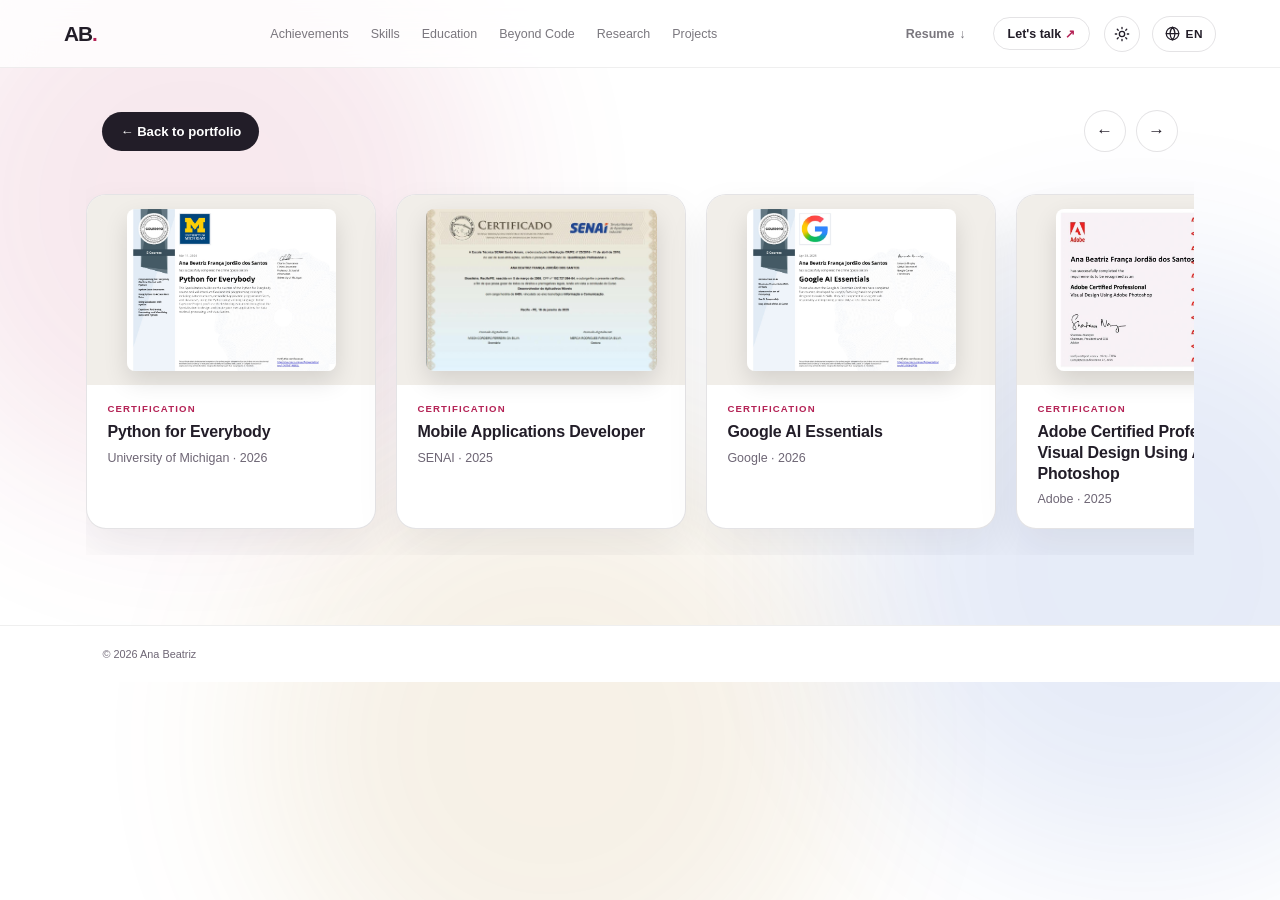
<file: courses.html>
<!DOCTYPE html>
<html lang="en">
<head>
<meta charset="UTF-8">
<meta name="viewport" content="width=device-width, initial-scale=1.0">
<meta name="description" content="Courses and certifications — Ana Beatriz.">
<title data-pt="Certificados — Ana Beatriz" data-es="Certificados — Ana Beatriz">Certificates — Ana Beatriz</title>
<link rel="stylesheet" href="style.css">
<script>
(function () {
    try {
        if (localStorage.getItem('ab-portfolio-theme') === 'dark') {
            document.documentElement.setAttribute('data-theme', 'dark');
        }
    } catch (e) {}
})();
</script>
<style>
.cert-top{position:relative;z-index:1;display:flex;align-items:center;justify-content:space-between;gap:16px;padding:110px 8vw 10px}
.back-home{display:inline-flex;align-items:center;gap:8px;padding:12px 18px;border-radius:999px;color:var(--bg);background:var(--text);font-size:.82rem;font-weight:600;transition:background .25s,transform .25s var(--ease)}
.back-home:hover{background:var(--pink);color:#fff;transform:translateY(-3px)}
.certificates-section{padding-top:20px;padding-bottom:70px}
.cert-track{display:flex;gap:20px;overflow-x:auto;scroll-snap-type:x mandatory;padding:12px 16px 26px;margin:0 -16px;scrollbar-width:none;-webkit-overflow-scrolling:touch}
.cert-track::-webkit-scrollbar{display:none}
.certificate-card{flex:0 0 min(290px,78vw);scroll-snap-align:start;border-radius:20px;overflow:hidden;background:var(--bg-elevated);border:1px solid var(--border);box-shadow:var(--card-shadow);transition:transform .35s var(--ease),border-color .35s}
.certificate-card:hover{transform:scale(1.03);border-color:var(--pink)}
.certificate-image{display:flex;align-items:center;justify-content:center;height:190px;padding:14px;background:var(--bg-elevated-2)}
.certificate-image img{max-width:100%;max-height:100%;width:auto;border-radius:8px;box-shadow:0 10px 25px rgba(0,0,0,.12)}
.certificate-info{padding:18px 20px 22px}
.certificate-kicker{color:var(--pink);font-size:.6rem;font-weight:700;letter-spacing:.12em}
.certificate-info h3{margin-top:8px;font-size:1rem;font-weight:800;letter-spacing:-.01em;line-height:1.3}
.certificate-meta{margin-top:8px;color:var(--muted);font-size:.78rem}
@media (max-width:600px){.cert-top{padding:92px 6vw 6px}}
</style>
</head>
<body>

<div class="ambient" aria-hidden="true">
    <div class="ambient-glow glow-1"></div>
    <div class="ambient-glow glow-2"></div>
    <div class="ambient-glow glow-3"></div>
</div>

<!-- ================= NAVIGATION ================= -->
<header class="navbar">
    <a href="index.html#home" class="logo">AB<span>.</span></a>

    <nav class="nav-links">
        <a href="index.html#achievements">Achievements</a>
        <a href="index.html#skills">Skills</a>
        <a href="index.html#education">Education</a>
        <a href="index.html#beyond">Beyond Code</a>
        <a href="index.html#research">Research</a>
        <a href="index.html#projects">Projects</a>
    </nav>

    <div class="nav-actions">
        <a href="assets/Ana-Beatriz-CV.pdf" class="nav-resume" download>Resume <span>↓</span></a>
        <button class="nav-cta" id="openTalk" type="button">Let's talk <span>↗</span></button>
        <button class="theme-toggle" id="themeToggle" type="button" aria-label="Switch to dark mode">
            <svg class="icon-sun" viewBox="0 0 24 24" fill="none" stroke="currentColor" stroke-width="2" stroke-linecap="round" stroke-linejoin="round"><circle cx="12" cy="12" r="4"></circle><path d="M12 2v2M12 20v2M4.93 4.93l1.41 1.41M17.66 17.66l1.41 1.41M2 12h2M20 12h2M6.34 17.66l-1.41 1.41M19.07 4.93l-1.41 1.41"></path></svg>
            <svg class="icon-moon" viewBox="0 0 24 24" fill="none" stroke="currentColor" stroke-width="2" stroke-linecap="round" stroke-linejoin="round"><path d="M21 12.79A9 9 0 1 1 11.21 3 7 7 0 0 0 21 12.79z"></path></svg>
        </button>

        <div class="lang-switch" id="langSwitch">
            <button class="lang-btn" id="langBtn" type="button" aria-haspopup="true" aria-expanded="false" aria-label="Language">
                <svg viewBox="0 0 24 24" fill="none" stroke="currentColor" stroke-width="2" stroke-linecap="round" stroke-linejoin="round" aria-hidden="true"><circle cx="12" cy="12" r="10"></circle><path d="M2 12h20M12 2a15.3 15.3 0 0 1 4 10 15.3 15.3 0 0 1-4 10 15.3 15.3 0 0 1-4-10 15.3 15.3 0 0 1 4-10z"></path></svg><span id="langCurrent">EN</span>
            </button>
            <ul class="lang-menu" id="langMenu">
                <li><button type="button" data-lang="pt">Português</button></li>
                <li><button type="button" data-lang="en">English</button></li>
                <li><button type="button" data-lang="es">Español</button></li>
            </ul>
        </div>
    </div>

    <button class="menu-button" id="menuButton" aria-label="Open menu" aria-expanded="false">☰</button>
</header>

<!-- ================= MOBILE MENU ================= -->
<nav class="mobile-menu" id="mobileMenu">
    <a href="index.html#achievements">Achievements</a>
    <a href="index.html#skills">Skills</a>
    <a href="index.html#education">Education</a>
    <a href="index.html#beyond">Beyond Code</a>
    <a href="index.html#research">Research</a>
    <a href="index.html#projects">Projects</a>
    <a href="index.html#contact">Contact</a>
    <a href="assets/Ana-Beatriz-CV.pdf" download>Resume ↓</a>

    <button class="mobile-theme-toggle" id="mobileThemeToggle" type="button">
        <svg class="icon-sun" viewBox="0 0 24 24" fill="none" stroke="currentColor" stroke-width="2" stroke-linecap="round" stroke-linejoin="round"><circle cx="12" cy="12" r="4"></circle><path d="M12 2v2M12 20v2M4.93 4.93l1.41 1.41M17.66 17.66l1.41 1.41M2 12h2M20 12h2M6.34 17.66l-1.41 1.41M19.07 4.93l-1.41 1.41"></path></svg>
        <svg class="icon-moon" viewBox="0 0 24 24" fill="none" stroke="currentColor" stroke-width="2" stroke-linecap="round" stroke-linejoin="round"><path d="M21 12.79A9 9 0 1 1 11.21 3 7 7 0 0 0 21 12.79z"></path></svg>
        <span class="toggle-label">Switch to dark mode</span>
    </button>

    <div class="mobile-lang">
        <button type="button" data-lang="pt">PT</button>
        <button type="button" data-lang="en">EN</button>
        <button type="button" data-lang="es">ES</button>
    </div>
</nav>

<main>

<div class="cert-top">
    <a href="index.html#education" class="back-home">← Back to portfolio</a>

    <div class="timeline-nav">
        <button type="button" class="timeline-arrow" id="certPrev" aria-label="Previous certificate">←</button>
        <button type="button" class="timeline-arrow" id="certNext" aria-label="Next certificate">→</button>
    </div>
</div>

<section class="section certificates-section">
    <div class="cert-track stagger">

        <article class="certificate-card">
            <div class="certificate-image"><img src="assets/certificatepy.png" alt="Python certificate" loading="lazy"></div>
            <div class="certificate-info">
                <p class="certificate-kicker">CERTIFICATION</p>
                <h3>Python for Everybody</h3>
                <p class="certificate-meta">University of Michigan · 2026</p>
            </div>
        </article>

        <article class="certificate-card">
            <div class="certificate-image"><img src="assets/certificateapps.png" alt="App development certificate" loading="lazy"></div>
            <div class="certificate-info">
                <p class="certificate-kicker">CERTIFICATION</p>
                <h3>Mobile Applications Developer</h3>
                <p class="certificate-meta">SENAI · 2025</p>
            </div>
        </article>

        <article class="certificate-card">
            <div class="certificate-image"><img src="assets/certificategoogle.png" alt="Google certificate" loading="lazy"></div>
            <div class="certificate-info">
                <p class="certificate-kicker">CERTIFICATION</p>
                <h3>Google AI Essentials</h3>
                <p class="certificate-meta">Google · 2026</p>
            </div>
        </article>

        <article class="certificate-card">
            <div class="certificate-image"><img src="assets/certificateadobe.png" alt="Adobe certificate" loading="lazy"></div>
            <div class="certificate-info">
                <p class="certificate-kicker">CERTIFICATION</p>
                <h3>Adobe Certified Professional: Visual Design Using Adobe Photoshop</h3>
                <p class="certificate-meta">Adobe · 2025</p>
            </div>
        </article>

    </div>
</section>

</main>

<!-- ================= FOOTER ================= -->
<footer>
    <p>© 2026 Ana Beatriz</p>
</footer>

<!-- ================= LET'S TALK MODAL ================= -->
<div class="talk-modal" id="talkModal" aria-hidden="true">
    <div class="talk-modal-content">
        <button class="close-talk" id="closeTalk" aria-label="Close">×</button>

        <p class="eyebrow" data-i18n-html="touch">GET IN TOUCH</p>

        <h2 data-i18n-html="build">Let's build<br>something <span class="accent">great.</span></h2>

        <a href="mailto:anafrajor@gmail.com" class="email-link">anafrajor@gmail.com ↗</a>

        <div class="social-links">
            <a href="https://github.com/anabeatrizfranca" target="_blank" rel="noopener noreferrer">GitHub ↗</a>
            <a href="https://www.linkedin.com/in/ana-beatriz-franca" target="_blank" rel="noopener noreferrer">LinkedIn ↗</a>
            <a href="https://scholar.google.com/citations?pli=1&authuser=1&user=o1WYJUQAAAAJ" target="_blank" rel="noopener noreferrer">Google Scholar ↗</a>
            <a href="https://www.instagram.com/anabeatrizfrajor/" target="_blank" rel="noopener noreferrer">Instagram ↗</a>
        </div>
    </div>
</div>

<script>
(function () {
    var tr = document.querySelector('.cert-track');
    var prev = document.getElementById('certPrev');
    var next = document.getElementById('certNext');
    if (!tr || !prev || !next) return;
    function step() {
        var c = tr.querySelector('.certificate-card');
        return c ? c.offsetWidth + 20 : 300;
    }
    function update() {
        prev.disabled = tr.scrollLeft <= 4;
        next.disabled = tr.scrollLeft + tr.clientWidth >= tr.scrollWidth - 4;
    }
    prev.addEventListener('click', function () { tr.scrollBy({ left: -step(), behavior: 'smooth' }); });
    next.addEventListener('click', function () { tr.scrollBy({ left: step(), behavior: 'smooth' }); });
    tr.addEventListener('scroll', update, { passive: true });
    window.addEventListener('resize', update);
    window.addEventListener('load', update);
    update();
})();
</script>

<script src="i18n.js"></script>
<script src="script.js"></script>
</body>
</html>
</file>
<file: style.css>
/* ========== VARIABLES ========== */
:root{
--pink:#B42255;--blue:#033CB7;--yellow:#A9720F;--green:#045A3E;
--bg:#FFFFFF;--bg-alt:#F7F5F2;--bg-elevated:#FFFFFF;--bg-elevated-2:#F1EEE9;
--text:#221D28;--muted:#6E6675;--muted-soft:rgba(34,29,40,.6);
--border:rgba(34,29,40,.12);--border-soft:rgba(34,29,40,.07);
--card-shadow:0 20px 45px rgba(34,29,40,.07);--glow-opacity:.10;
--navbar-bg:rgba(255,255,255,.78);
--font-body:-apple-system,BlinkMacSystemFont,"SF Pro Display","SF Pro Text","Segoe UI",Roboto,sans-serif;
--font-display:var(--font-body);--ease:cubic-bezier(.16,1,.3,1);color-scheme:light}
:root[data-theme="dark"]{
--pink:#F0578C;--blue:#6C8CFF;--yellow:#EFB44E;--green:#4FBE8D;
--bg:#080B14;--bg-alt:#0D111E;--bg-elevated:#121729;--bg-elevated-2:#161C31;
--text:#F4F2ED;--muted:#8D93A8;--muted-soft:rgba(244,242,237,.55);
--border:rgba(244,242,237,.1);--border-soft:rgba(244,242,237,.06);
--card-shadow:none;--glow-opacity:.16;--navbar-bg:rgba(8,11,20,.78);color-scheme:dark}

/* ========== RESET ========== */
*{margin:0;padding:0;box-sizing:border-box}
html{scroll-behavior:smooth}
body{min-width:320px;overflow-x:hidden;background:var(--bg);color:var(--text);font-family:var(--font-body);-webkit-font-smoothing:antialiased;transition:background .4s ease,color .4s ease}
a{color:inherit;text-decoration:none}
img{display:block;max-width:100%}
button{font:inherit}
::selection{background:var(--pink);color:var(--bg)}
a:focus-visible,button:focus-visible{outline:2px solid var(--pink);outline-offset:4px;border-radius:4px}

/* ========== AMBIENT ========== */
.ambient{position:fixed;inset:0;z-index:0;pointer-events:none;overflow:hidden}
.ambient-glow{position:absolute;width:46vw;height:46vw;border-radius:50%;filter:blur(90px);opacity:var(--glow-opacity);will-change:transform;transition:opacity .4s ease}
.glow-1{top:-10%;left:-8%;background:var(--pink);animation:drift-1 26s ease-in-out infinite}
.glow-2{top:30%;right:-12%;background:var(--blue);animation:drift-2 32s ease-in-out infinite}
.glow-3{bottom:-15%;left:20%;background:var(--yellow);animation:drift-3 22s ease-in-out infinite}
@keyframes drift-1{0%,100%{transform:translate(0,0) scale(1)}50%{transform:translate(4vw,6vh) scale(1.08)}}
@keyframes drift-2{0%,100%{transform:translate(0,0) scale(1)}50%{transform:translate(-5vw,4vh) scale(1.1)}}
@keyframes drift-3{0%,100%{transform:translate(0,0) scale(1)}50%{transform:translate(3vw,-5vh) scale(1.05)}}

/* ========== REVEAL ========== */
.reveal-chars .chars{display:inline-block}
.reveal-chars .char{display:inline-block;opacity:0;transform:translateY(.6em) rotate(4deg);transition:opacity .6s var(--ease),transform .6s var(--ease);transition-delay:calc(var(--i,0)*18ms)}
.reveal-chars.in-view .char{opacity:1;transform:none}
.fade-up{opacity:0;transform:translateY(28px);transition:opacity .8s var(--ease),transform .8s var(--ease)}
.fade-up.in-view{opacity:1;transform:none}
.stagger>*{opacity:0;transform:translateY(24px);transition:opacity .7s var(--ease),transform .7s var(--ease);transition-delay:calc(var(--i,0)*90ms)}
.stagger.in-view>*{opacity:1;transform:none}
.float{animation:float 6s ease-in-out infinite}
.float-delay{animation-delay:1.4s}
@keyframes float{0%,100%{transform:translateY(0)}50%{transform:translateY(-10px)}}
@media (prefers-reduced-motion:reduce){
html{scroll-behavior:auto}
.reveal-chars .char,.fade-up,.stagger>*{opacity:1;transform:none;transition:none!important}
.ambient-glow,.float{animation:none!important}}

/* ========== NAV ========== */
.navbar{position:fixed;top:0;left:0;right:0;z-index:1000;height:68px;padding:0 5vw;display:flex;align-items:center;justify-content:space-between;background:var(--navbar-bg);backdrop-filter:blur(18px);-webkit-backdrop-filter:blur(18px);border-bottom:1px solid var(--border-soft);transition:background .4s ease}
.logo{font-size:1.3rem;font-weight:800;letter-spacing:-.05em}
.logo span{color:var(--pink)}
.nav-links{display:flex;gap:22px}
.nav-links a{position:relative;font-size:.78rem;font-weight:500;color:var(--muted-soft);transition:color .2s}
.nav-links a::after{content:'';position:absolute;left:0;right:100%;bottom:-4px;height:1px;background:var(--pink);transition:right .3s var(--ease)}
.nav-links a:hover,.nav-links a.active{color:var(--text)}
.nav-links a:hover::after,.nav-links a.active::after{right:0}
.nav-actions{display:flex;align-items:center}
.nav-resume{display:inline-flex;align-items:center;gap:5px;margin-right:12px;padding:8px 14px;border-radius:999px;border:1px solid transparent;color:var(--muted-soft);font-size:.78rem;font-weight:600;transition:border-color .2s,color .2s,transform .2s}
.nav-resume:hover{border-color:var(--border);color:var(--text);transform:translateY(-2px)}
.nav-cta{border:1px solid var(--border);padding:8px 14px;border-radius:999px;color:var(--text);background:none;font-size:.78rem;font-weight:600;cursor:pointer;transition:border-color .2s,transform .2s}
.nav-cta span{color:var(--pink)}
.nav-cta:hover{border-color:var(--pink);transform:translateY(-2px)}
.menu-button{display:none;border:none;color:var(--text);background:none;font-size:1.4rem;cursor:pointer}
.theme-toggle{display:flex;align-items:center;justify-content:center;width:36px;height:36px;margin-left:14px;border:1px solid var(--border);border-radius:50%;color:var(--text);background:none;cursor:pointer;transition:border-color .2s,transform .4s var(--ease)}
.theme-toggle:hover{border-color:var(--pink);transform:rotate(20deg)}
.theme-toggle svg{width:16px;height:16px}
.theme-toggle .icon-moon,.mobile-theme-toggle .icon-moon{display:none}
:root[data-theme="dark"] .icon-sun{display:none}
:root[data-theme="dark"] .icon-moon{display:block}
.mobile-theme-toggle{display:flex;align-items:center;gap:10px;margin-top:10px;padding:15px 0;border:none;background:none;color:var(--text);font-size:1rem;font-weight:600;cursor:pointer}
.mobile-theme-toggle svg{width:18px;height:18px;flex-shrink:0}
.mobile-menu{position:fixed;top:68px;left:0;right:0;z-index:999;display:none;flex-direction:column;padding:20px 6vw;background:var(--bg-alt);border-bottom:1px solid var(--border-soft)}
.mobile-menu.active{display:flex}
.mobile-menu a{padding:13px 0;border-bottom:1px solid var(--border-soft);font-size:1rem;font-weight:600}

/* ========== SECTIONS ========== */
.section{position:relative;z-index:1;padding:80px 8vw;scroll-margin-top:60px}
.section.alt{background:var(--bg-alt);border-top:1px solid var(--border-soft)}
.section-label{display:flex;align-items:center;gap:15px;margin-bottom:36px;color:var(--muted);font-size:.7rem;font-weight:700;letter-spacing:.12em}
.section-label span{color:var(--pink)}
.sub-heading{display:flex;align-items:baseline;gap:14px;margin-bottom:24px}
.sub-heading span{color:var(--pink);font-size:.7rem;font-weight:700}
.sub-heading h3{font-size:1.3rem;font-weight:600}
.card-link{display:inline-block;margin-top:18px;color:var(--pink);font-size:.75rem;font-weight:700}
.card-link:hover{text-decoration:underline}

/* ========== HERO ========== */
.hero{position:relative;z-index:1;min-height:auto;padding:110px 8vw 60px;display:grid;grid-template-columns:300px 1fr;gap:5vw;align-items:center}
.hero-visual{position:relative;width:300px}
.profile-image{position:relative;z-index:2;width:100%;aspect-ratio:1;overflow:hidden;border-radius:50%;background:var(--bg-elevated);border:1px solid var(--border);box-shadow:0 20px 50px rgba(0,0,0,.25)}
.profile-image img{width:100%;height:100%;object-fit:cover}
.decorative-ring{position:absolute;border-radius:50%;border:1.5px solid currentColor}
.ring-yellow{width:76px;height:76px;top:-16px;right:-16px;color:var(--yellow)}
.ring-blue{width:58px;height:58px;bottom:-14px;left:-16px;color:var(--blue)}
.dot{position:absolute;width:8px;height:8px;border-radius:50%}
.dot-pink{top:18%;right:-6%;background:var(--pink)}
.hero-content{max-width:760px}
.eyebrow{display:block;margin-bottom:12px;font-size:.7rem;font-weight:700;letter-spacing:.15em;color:var(--pink)}
.hero h1{font-size:clamp(2.4rem,5vw,4.2rem);line-height:.95;letter-spacing:-.05em;font-weight:800}
.hero h1 .accent{color:var(--pink)}
.hero-about{margin-top:22px;max-width:620px}
.hero-about p{color:var(--muted);font-size:.95rem;line-height:1.65}
.hero-about .lead{color:var(--text);font-size:1.05rem;margin-bottom:8px}
.hero-buttons{display:flex;flex-wrap:wrap;gap:12px;margin-top:24px}
.button{padding:12px 18px;border-radius:999px;font-size:.8rem;font-weight:600;transition:transform .25s var(--ease),background .25s,border-color .25s,color .25s}
.button:hover{transform:translateY(-3px)}
.button-primary{color:var(--bg);background:var(--text)}
.button-primary:hover{background:var(--pink);color:#fff}
.button-secondary{color:var(--text);border:1px solid var(--border)}
.button-secondary:hover{border-color:var(--pink);color:var(--pink)}
.currently{display:flex;align-items:center;gap:12px;margin-top:26px}
.status-dot{width:9px;height:9px;flex-shrink:0;border-radius:50%;background:var(--green);box-shadow:0 0 0 5px rgba(79,190,141,.15);animation:pulse 2.4s ease-in-out infinite}
@keyframes pulse{0%,100%{box-shadow:0 0 0 5px rgba(79,190,141,.15)}50%{box-shadow:0 0 0 8px rgba(79,190,141,.08)}}
.currently small{display:block;margin-bottom:2px;color:var(--muted);font-size:.62rem;text-transform:uppercase;letter-spacing:.1em}
.currently p{font-size:.8rem;font-weight:600}

/* ========== ACHIEVEMENTS TIMELINE (horizontal) ========== */
.section-head{display:flex;align-items:flex-start;justify-content:space-between;gap:16px;margin-bottom:10px}
.section-head .section-label{margin-bottom:0}
.timeline-nav{display:flex;gap:10px}
.timeline-arrow{width:42px;height:42px;border-radius:50%;border:1px solid var(--border);background:var(--bg-elevated);color:var(--text);font-size:1.05rem;cursor:pointer;transition:border-color .2s,color .2s,transform .2s,opacity .2s}
.timeline-arrow:hover:not(:disabled){border-color:var(--pink);color:var(--pink);transform:scale(1.08)}
.timeline-arrow:disabled{opacity:.35;cursor:default}
.timeline{display:flex;gap:24px;overflow-x:auto;scroll-snap-type:x mandatory;padding:44px 16px 26px;margin:0 -16px;scrollbar-width:none;-webkit-overflow-scrolling:touch}
.timeline::-webkit-scrollbar{display:none}
.timeline-item{position:relative;flex:0 0 min(440px,86vw);scroll-snap-align:start}
.timeline-card{height:100%;padding:26px;border:1px solid var(--border);border-radius:22px;background:var(--bg-elevated);box-shadow:var(--card-shadow);transition:transform .35s var(--ease),border-color .35s,box-shadow .35s}
.timeline-item:hover .timeline-card{transform:scale(1.03);border-color:var(--pink)}
.timeline-item::before{content:'';position:absolute;top:-23px;left:0;right:-24px;height:1px;background:var(--border)}
.timeline-item:last-child::before{right:0}
.timeline-item::after{content:'';position:absolute;top:-28px;left:26px;width:11px;height:11px;border-radius:50%;background:var(--pink);box-shadow:0 0 0 4px var(--bg)}
.timeline-head{display:flex;align-items:center;gap:12px;margin-bottom:12px}
.timeline-logo{display:flex;align-items:center;justify-content:center;width:40px;height:40px;flex-shrink:0;border-radius:50%;background:var(--bg-elevated-2);border:1px solid var(--border);overflow:hidden}
.timeline-logo img{width:65%;height:65%;object-fit:contain}
.timeline-item small{display:block;color:var(--pink);font-size:.64rem;font-weight:700;letter-spacing:.1em;text-transform:uppercase}
.timeline-item h3{font-size:1.2rem;font-weight:800;letter-spacing:-.02em;line-height:1.2}
.timeline-item p{color:var(--muted);font-size:.86rem;line-height:1.6}
.photo-carousel{position:relative;margin-top:18px;border-radius:16px;overflow:hidden;border:1px solid var(--border);background:var(--bg-elevated-2)}
.carousel-track{display:flex;transition:transform .5s var(--ease)}
.carousel-slide{flex:0 0 100%}
.carousel-slide img{width:100%;height:220px;object-fit:cover}
.carousel-btn{position:absolute;top:50%;transform:translateY(-50%);width:32px;height:32px;border-radius:50%;border:none;display:flex;align-items:center;justify-content:center;color:#fff;background:rgba(20,16,24,.5);font-size:.9rem;cursor:pointer;backdrop-filter:blur(4px);transition:background .2s,transform .2s}
.carousel-btn:hover{background:var(--pink);transform:translateY(-50%) scale(1.08)}
.carousel-btn.prev{left:10px}.carousel-btn.next{right:10px}
.carousel-dots{position:absolute;bottom:12px;left:50%;transform:translateX(-50%);display:flex;gap:7px}
.carousel-dots button{width:7px;height:7px;border-radius:50%;border:none;padding:0;background:rgba(255,255,255,.55);cursor:pointer;transition:width .3s,background .3s}
.carousel-dots button.active{width:18px;border-radius:999px;background:#fff}

/* ========== SKILLS ========== */
.skills-row{display:flex;flex-wrap:wrap;align-items:flex-start;gap:28px 48px}
.skill-category{padding-top:14px;border-top:2px solid var(--border);min-width:160px}
.skill-category h3{margin-bottom:14px;font-size:.95rem;font-weight:600}
.skill-list{display:flex;flex-wrap:wrap;gap:8px}
.skill-list span{display:inline-flex;align-items:center;gap:8px;padding:8px 14px 8px 10px;border-radius:999px;background:var(--bg-elevated);border:1px solid var(--border);font-size:.75rem;color:var(--muted-soft);transition:border-color .2s,color .2s}
.skill-list img{width:18px;height:18px;object-fit:contain;flex-shrink:0}
.skill-list span:hover{border-color:var(--pink);color:var(--text)}
.github-link{align-self:center;margin-left:auto;display:inline-flex;align-items:center;gap:8px;padding:12px 18px;border-radius:999px;border:1px solid var(--border);font-size:.8rem;font-weight:700;transition:border-color .2s,color .2s,transform .2s}
.github-link:hover{border-color:var(--pink);color:var(--pink);transform:translateY(-2px)}
.github-link svg{width:18px;height:18px}

/* ========== EDUCATION ========== */
.education-grid{display:grid;grid-template-columns:repeat(2,1fr);gap:20px}
.education-card{padding:28px;border:1px solid var(--border);border-radius:22px;background:var(--bg-elevated);box-shadow:var(--card-shadow);transition:transform .35s var(--ease),border-color .35s}
.education-card:hover{transform:translateY(-4px);border-color:var(--pink)}
.education-card>span{color:var(--pink);font-size:.62rem;font-weight:700;letter-spacing:.1em}
.education-card h3{margin-top:12px;font-size:1.4rem;letter-spacing:-.02em;font-weight:800}
.education-card p{margin-top:8px;font-weight:600}
.education-card small{display:block;margin-top:6px;color:var(--muted)}
.education-card .education-description{color:var(--muted);font-weight:400;line-height:1.6}
.courses-button{display:inline-block;margin-top:18px;padding:9px 15px;border:1px solid var(--border);border-radius:999px;font-size:.75rem;font-weight:700;transition:transform .2s,border-color .2s}
.courses-button:hover{transform:translateY(-2px);border-color:var(--pink)}

/* ========== VOLUNTEERING + LANGUAGES (side by side) ========== */
.duo{display:grid;grid-template-columns:1.1fr 1fr;gap:40px;align-items:start}
.beyond-cards{display:grid;gap:16px}
.beyond-card{padding:24px;border-radius:20px;background:var(--bg-elevated);border:1px solid var(--border);box-shadow:var(--card-shadow);transition:transform .35s var(--ease),border-color .35s}
.beyond-card:hover{transform:translateY(-4px);border-color:var(--pink)}
.beyond-card-head{display:flex;align-items:center;gap:14px}
.beyond-card-logo{display:flex;align-items:center;justify-content:center;width:44px;height:44px;flex-shrink:0;border-radius:50%;background:var(--bg-elevated-2);border:1px solid var(--border);overflow:hidden}
.beyond-card-logo img{width:65%;height:65%;object-fit:contain}
.beyond-card-head span{display:block;color:var(--pink);font-size:.62rem;font-weight:700;letter-spacing:.1em}
.beyond-card h3{font-size:1.4rem;font-weight:800;letter-spacing:-.03em;line-height:1.1}
.beyond-card p{margin-top:12px;color:var(--muted);font-size:.88rem;line-height:1.6}
.language-content h4{margin-bottom:12px;font-size:1.5rem;letter-spacing:-.03em;font-weight:800}
.language-content p{margin-bottom:12px;color:var(--muted);font-size:.9rem;line-height:1.7}
.badge-inline{display:inline-flex;align-items:center;gap:6px;margin:2px;padding:3px 10px 3px 4px;border-radius:999px;background:var(--bg-elevated);border:1px solid var(--border);font-weight:600;color:var(--text);vertical-align:middle}
.badge-inline img{width:20px;height:20px;border-radius:50%;object-fit:contain;background:#fff}
.language-progress-block{margin-top:22px;padding-top:20px;border-top:1px solid var(--border-soft)}
.language-progress-title{margin-bottom:16px!important;color:var(--muted-soft)!important;font-size:.7rem!important;font-weight:700;text-transform:uppercase;letter-spacing:.12em}
.language-item{display:flex;align-items:center;gap:14px;margin-bottom:14px}
.language-item:last-child{margin-bottom:0}
.flag{width:32px;height:32px;flex-shrink:0;border-radius:50%;object-fit:cover;border:1px solid var(--border)}
.language-bar-wrap{flex:1}
.language-bar-label{display:flex;justify-content:space-between;margin-bottom:6px;font-size:.78rem;font-weight:600}
.language-bar-label span:last-child{color:var(--muted);font-weight:500}
.language-bar{width:100%;height:6px;border-radius:999px;background:var(--bg-elevated-2);overflow:hidden}
.language-bar-fill{height:100%;border-radius:999px;background:var(--pink);transform:scaleX(0);transform-origin:left;transition:transform 1.1s var(--ease)}
.language-item.in-view .language-bar-fill{transform:scaleX(1)}

/* ========== RESEARCH ========== */
.research-top{display:flex;flex-wrap:wrap;align-items:flex-end;justify-content:space-between;gap:24px;margin-bottom:26px}
.research-top h2{font-size:clamp(2.4rem,5vw,4rem);line-height:.95;letter-spacing:-.05em;font-weight:800}
.research-tagline{margin-top:10px;color:var(--pink);font-weight:600}
.research-meta{display:flex;flex-wrap:wrap;gap:30px}
.research-meta-item{display:flex;align-items:center;gap:12px}
a.research-meta-item{transition:opacity .2s}
a.research-meta-item:hover{opacity:.7}
.meta-icon{display:flex;align-items:center;justify-content:center;width:40px;height:40px;flex-shrink:0;border-radius:50%;overflow:hidden;background:var(--bg-elevated);border:1px solid var(--border)}
.meta-icon img{width:62%;height:62%;object-fit:contain}
.research-meta-item small{display:block;margin-bottom:2px;color:var(--muted);font-size:.6rem;text-transform:uppercase;letter-spacing:.1em}
.research-meta-item p{font-size:.82rem;font-weight:700}
.research-item{padding:28px;border:1px solid var(--border);border-radius:22px;background:var(--bg-elevated);box-shadow:var(--card-shadow)}
.research-kicker,.project-kicker{margin-bottom:12px;color:var(--pink);font-size:.62rem;font-weight:700;letter-spacing:.12em}
.research-item h3{max-width:900px;margin-bottom:14px;font-size:1.5rem;line-height:1.2;letter-spacing:-.02em;font-weight:700}
.research-item p:not(.research-kicker){max-width:850px;margin-bottom:12px;color:var(--muted);font-size:.92rem;line-height:1.65}

.logo-line{display:flex;align-items:center;gap:10px}
.mini-logo{display:inline-flex;align-items:center;justify-content:center;width:34px;height:34px;flex-shrink:0;border-radius:50%;background:var(--bg-elevated-2);border:1px solid var(--border);overflow:hidden}
.mini-logo img{width:68%;height:68%;object-fit:contain}
.research-meta{margin:16px 0 20px;gap:24px!important}
.media-card{display:grid;grid-template-columns:150px 1fr;gap:20px;padding:22px;margin-bottom:16px;border:1px solid var(--border);border-radius:22px;background:var(--bg-elevated);box-shadow:var(--card-shadow);transition:border-color .3s}
.media-card:hover{border-color:var(--pink)}
.media-img{width:100%;aspect-ratio:1;object-fit:cover;border-radius:14px;border:1px solid var(--border);background:var(--bg-elevated-2)}
.media-card h3{margin-bottom:10px;font-size:1.15rem;line-height:1.25;letter-spacing:-.02em;font-weight:700}
.media-card p:not(.research-kicker){margin-bottom:10px;color:var(--muted);font-size:.86rem;line-height:1.6}
.tech-tags img{width:15px;height:15px;object-fit:contain}
.tech-tags span{display:inline-flex;align-items:center;gap:6px}
#projects{scroll-margin-top:80px}
@media (max-width:600px){.media-card{grid-template-columns:1fr}.media-img{max-width:200px}}

/* ========== PROJECTS ========== */
.project{display:grid;grid-template-columns:50px 1fr auto;gap:24px;align-items:start;padding:34px 0;border-top:1px solid var(--border-soft);border-bottom:1px solid var(--border-soft)}
.project-number{color:var(--muted);font-size:.75rem}
.project-info h3{margin-bottom:14px;max-width:750px;font-size:1.7rem;line-height:1.1;letter-spacing:-.03em;font-weight:800}
.project-info p:not(.project-kicker){max-width:700px;margin-bottom:12px;color:var(--muted);font-size:.92rem;line-height:1.65}
.tech-tags{display:flex;flex-wrap:wrap;gap:8px;margin-top:16px}
.tech-tags span{padding:6px 11px;border-radius:999px;background:var(--bg-elevated);border:1px solid var(--border);font-size:.68rem;font-weight:600;color:var(--muted-soft)}
.project-link{font-size:.78rem;font-weight:700;color:var(--muted-soft);transition:color .2s}
.project:hover .project-link{color:var(--pink)}

/* ========== CONTACT / FOOTER ========== */
.contact-section{position:relative;z-index:1;padding:90px 8vw;display:flex;flex-direction:column;justify-content:center;background:var(--bg-alt);border-top:1px solid var(--border-soft)}
.contact-section .eyebrow,.talk-modal-content .eyebrow{color:var(--blue)}
.contact-section h2{font-size:clamp(2.4rem,5vw,5rem);line-height:.92;letter-spacing:-.05em;font-weight:800}
.contact-section h2 .accent,.talk-modal-content h2 .accent{color:var(--yellow)}
.email-link{width:fit-content;margin-top:34px;padding-bottom:8px;border-bottom:1px solid var(--border);font-size:1.3rem;font-weight:600;transition:border-color .2s,color .2s}
.email-link:hover{color:var(--yellow);border-color:var(--yellow)}
.social-links{display:flex;flex-wrap:wrap;gap:26px;margin-top:34px;font-size:.8rem;font-weight:600;color:var(--muted-soft)}
.social-links a:hover{color:var(--yellow)}
footer{position:relative;z-index:1;padding:22px 8vw;display:flex;justify-content:space-between;color:var(--muted);background:var(--bg);border-top:1px solid var(--border-soft);font-size:.68rem}

/* ========== MODAL ========== */
.talk-modal{position:fixed;inset:0;z-index:2000;display:none;align-items:center;justify-content:center;padding:30px;background:rgba(4,6,12,.8);backdrop-filter:blur(10px)}
.talk-modal.active{display:flex}
.talk-modal-content{position:relative;width:min(560px,100%);max-height:85vh;overflow-y:auto;padding:54px 46px;border-radius:25px;color:var(--text);background:var(--bg-elevated);border:1px solid var(--border)}
.talk-modal-content h2{margin-top:16px;font-size:clamp(2rem,5vw,3rem);line-height:1;letter-spacing:-.04em;font-weight:800}
.talk-modal-content .email-link{font-size:1.15rem}
.talk-modal-content .social-links{margin-top:30px}
.close-talk{position:absolute;top:18px;right:22px;width:40px;height:40px;border:none;color:var(--text);background:none;font-size:2rem;cursor:pointer;transition:color .2s,transform .2s}
.close-talk:hover{color:var(--pink);transform:rotate(90deg)}

/* ========== RESPONSIVE ========== */
@media (max-width:1100px){.nav-links{gap:16px}.nav-links a{font-size:.74rem}}
@media (max-width:900px){
.nav-links,.nav-actions{display:none}
.menu-button{display:block}
.hero{grid-template-columns:1fr;gap:30px;text-align:center;justify-items:center}
.hero-visual{width:210px}
.hero-about{margin-inline:auto}
.hero-buttons,.currently{justify-content:center}
.duo,.education-grid{grid-template-columns:1fr}
.github-link{margin-left:0}
.project{grid-template-columns:40px 1fr}
.project-link{grid-column:2;justify-self:start}}
@media (max-width:600px){
.section{padding:60px 6vw}
.navbar{height:62px}.mobile-menu{top:62px}
.hero{padding-top:92px}
.project{grid-template-columns:1fr;gap:12px}
.project-link{grid-column:1}
.carousel-slide img{height:190px}
.beyond-card,.research-item,.education-card{padding:22px}
.research-meta{flex-direction:column;gap:18px}
.talk-modal-content{padding:44px 24px}
.email-link{font-size:1.05rem;word-break:break-word}
.social-links{flex-direction:column;gap:16px}
footer{flex-direction:column;gap:8px}
.ambient-glow{width:80vw;height:80vw;opacity:.12}}

/* ========== LANGUAGE SWITCHER ========== */
.lang-switch{position:relative;margin-left:12px}
.lang-btn{display:inline-flex;align-items:center;gap:6px;height:36px;padding:0 12px;border:1px solid var(--border);border-radius:999px;background:none;color:var(--text);font-size:.74rem;font-weight:700;letter-spacing:.04em;cursor:pointer;transition:border-color .2s}
.lang-btn:hover,.lang-switch.open .lang-btn{border-color:var(--pink)}
.lang-btn svg{width:15px;height:15px}
.lang-menu{position:absolute;top:calc(100% + 8px);right:0;min-width:140px;list-style:none;padding:6px;border:1px solid var(--border);border-radius:14px;background:var(--bg-elevated);box-shadow:0 18px 40px rgba(0,0,0,.18);display:none}
.lang-switch.open .lang-menu{display:block}
.lang-menu button{width:100%;padding:9px 12px;border:none;border-radius:9px;background:none;color:var(--text);font-size:.82rem;font-weight:600;text-align:left;cursor:pointer}
.lang-menu button:hover{background:var(--bg-elevated-2)}
.lang-menu button.active{color:var(--pink)}
.mobile-lang{display:flex;gap:8px;padding-top:16px}
.mobile-lang button{flex:1;padding:10px;border:1px solid var(--border);border-radius:999px;background:none;color:var(--text);font-size:.85rem;font-weight:700;cursor:pointer}
.mobile-lang button.active{border-color:var(--pink);color:var(--pink)}
.section-label b{font-weight:inherit}
.photo-single img{width:100%;height:220px;object-fit:cover}
@media (max-width:600px){.photo-single img{height:190px}}

/* ========== CV MODAL ========== */
.cv-modal{position:fixed;inset:0;z-index:2100;display:none;align-items:center;justify-content:center;padding:24px;background:rgba(4,6,12,.8);backdrop-filter:blur(10px)}
.cv-modal.active{display:flex}
.cv-modal-content{position:relative;width:min(420px,100%);padding:44px 34px 34px;border-radius:25px;color:var(--text);background:var(--bg-elevated);border:1px solid var(--border)}
.cv-kicker{margin-bottom:10px;color:var(--pink);font-size:.68rem;font-weight:700;letter-spacing:.14em;text-transform:uppercase}
.cv-modal-content h2{margin-bottom:22px;font-size:1.7rem;line-height:1.1;letter-spacing:-.03em;font-weight:800}
.cv-option{display:flex;align-items:center;gap:14px;margin-top:12px;padding:14px 18px;border:1px solid var(--border);border-radius:16px;font-weight:600;transition:border-color .2s,transform .2s,background .2s}
.cv-option:hover{border-color:var(--pink);transform:translateY(-2px);background:var(--bg-elevated-2)}
.cv-option span{flex:1}
.cv-option em{font-style:normal;color:var(--pink);font-size:.75rem;font-weight:700}
</file>
